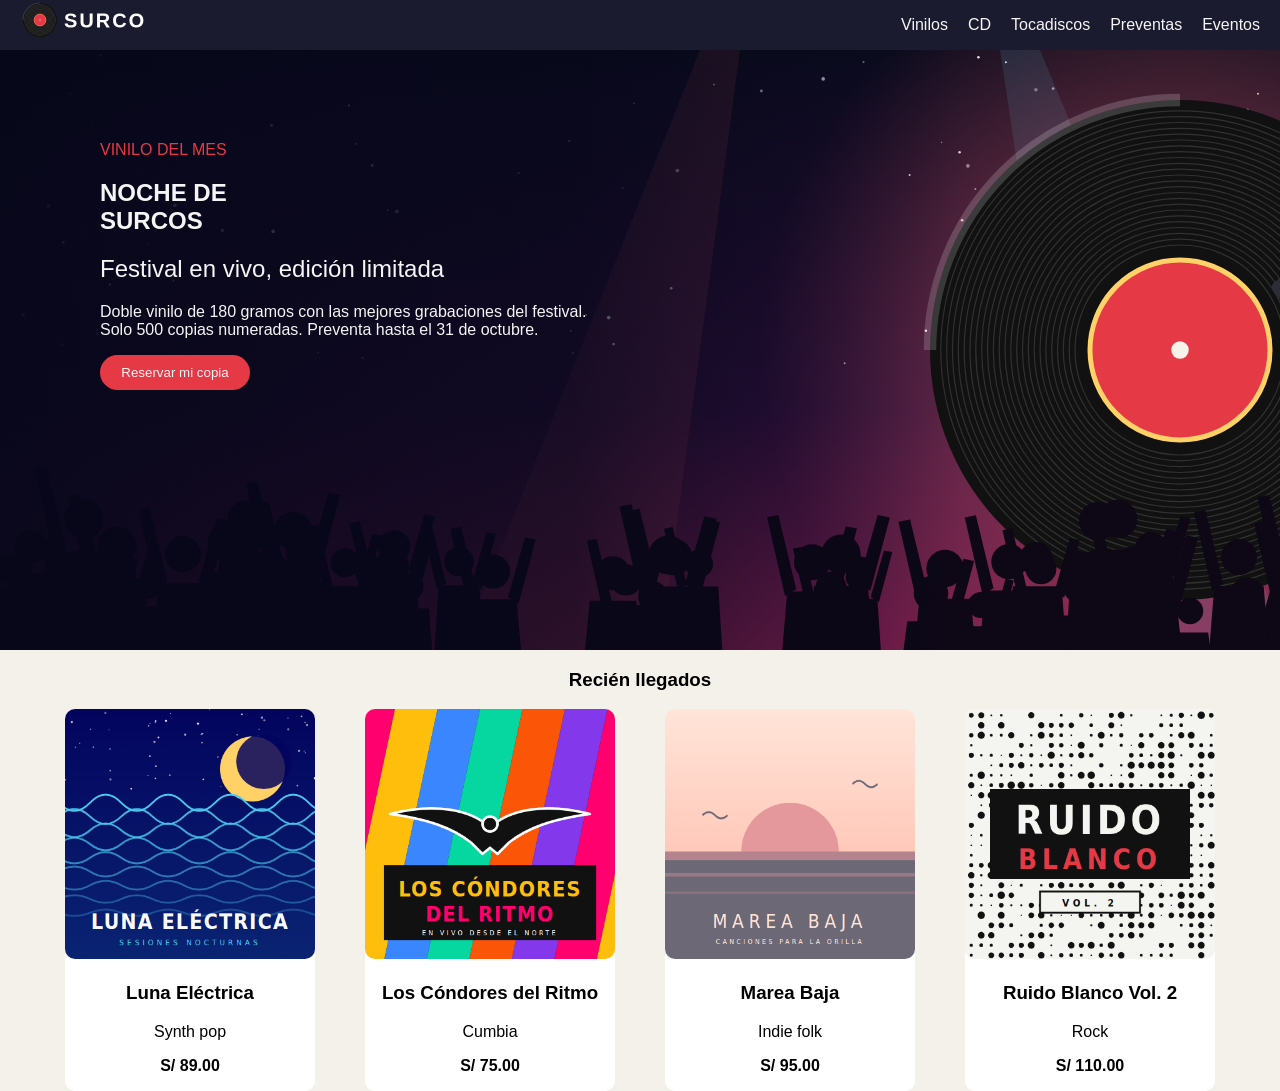
<file: pregunta1/index.html>
<!DOCTYPE html>
<html lang="en">
<head>
    <meta charset="UTF-8">
    <meta name="viewport" content="width=device-width, initial-scale=1.0">
    <link rel="stylesheet" href="style.css">
    <title>Disco</title>
</head>
<body>
    <header>
        <img id="logo" src="imagenes/logo.png" alt="logo">
        <ul>    
            <li>Vinilos</li>
            <li>CD</li>
            <li>Tocadiscos</li>
            <li>Preventas</li>
            <li>Eventos</li>
        </ul>

    </header>
    <main>
        <section id="Banner">

            <div id="caja">
                    
                <p class="roojo">VINILO DEL MES</p>
                <h1>NOCHE DE <br>SURCOS</h1>
                <h2>Festival en vivo, edición limitada</h2>
                <p>Doble vinilo de 180 gramos con las mejores grabaciones del festival.<br> Solo 500 copias numeradas. Preventa hasta el 31 de octubre.  </p>

                <button type="button">Reservar mi copia</button>

            </div>


           
        </section>

        <section id="Recienllegados">
            <h3>Recién llegados</h3>
             <div id="galeria">
                <div >
                    <img src="imagenes/luna-electrica.png" alt="luna">
                    <h3 class="titulo">Luna Eléctrica</h3>
                    <p class="categoria">Synth pop</p>
                    <p><strong>S/ 89.00 </strong></p>
                </div>

                <div>
                    <img src="imagenes/condores-del-ritmo.png" alt="condor">
                    <h3 class="titulo">Los Cóndores del Ritmo</h3>
                    <p class="categoria">Cumbia</p>
                    <p><strong>S/ 75.00</strong></p>
                </div>

                <div>
                    <img src="imagenes/marea-baja.png" alt="marea">
                    <h3 class="titulo">Marea Baja</h3>
                    <p class="categoria">Indie folk</p>
                    <p><strong> S/ 95.00 </strong></p>
                </div>

                <div>
                    <img src="imagenes/ruido-blanco.png" alt="ruido">
                    <h3 class="titulo">Ruido Blanco Vol. 2</h3>
                    <p class="categoria">Rock</p>
                    <p><strong>S/ 110.00</strong></p>
                </div>

            </div>

        </section>


    </main>


    
</body>
</html>
</file>
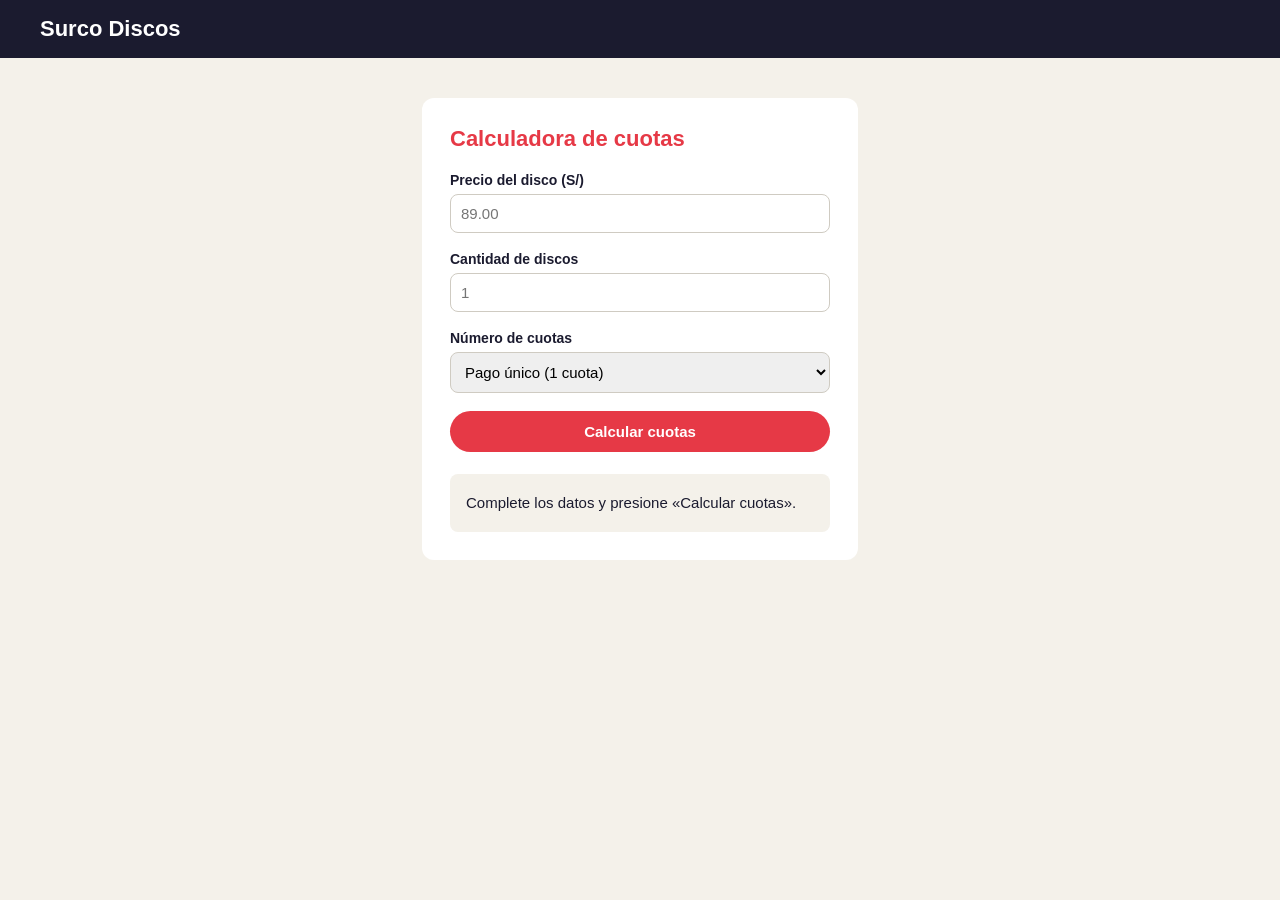
<file: pregunta2/index.html>
<!DOCTYPE html>
<html lang="es">
<head>
    <meta charset="utf-8">
    <meta name="viewport" content="width=device-width">
    <title>Surco Discos · Pago en cuotas</title>
    <script src="scrip.js"></script>
    <link rel="stylesheet" href="estilos.css">
</head>
<body>
    <header>
        <h1>Surco Discos</h1>
    </header>

    <main>
        <section class="cuotas">
            <h2>Calculadora de cuotas</h2>

            <label for="precio">Precio del disco (S/)</label>
            <input type="number" id="precio" min="0" step="0.01" placeholder="89.00">

            <label for="cantidad">Cantidad de discos</label>
            <input type="number" id="cantidad" min="1" step="1" placeholder="1">

            <label for="cuotas">Número de cuotas</label>
            <select id="cuotas">
                <option value="1">Pago único (1 cuota)</option>
                <option value="3">3 cuotas sin interés</option>
                <option value="6">6 cuotas sin interés</option>
            </select>

            <button type="button" onclick= "Calcular()" id="btnCalcular" >Calcular cuotas</button>

            <div id="resultado" class="resultado">
                Complete los datos y presione «Calcular cuotas».
            </div>
        </section>
    </main>
</body>
</html>
</file>
<file: pregunta1/style.css>
html, body{
    padding: 0;
    margin: 0;
}
p,h1.h2,h3,li,.roojo {
    font-family: Arial, sans-serif;
}


h1 { color: whitesmoke;
    font-family: Arial, sans-serif;
}
#caja > .roojo{ 
        color: #e63946;
        font-family: Arial, sans-serif;
}

h2{color: whitesmoke;
    font-family: Arial, sans-serif;
    font-weight: 300;
}
#caja > p{color: whitesmoke;}


header{
    display: flex;
    justify-content: space-between;
    padding-left: 20px;
    padding-right: 20px;
    
    background-color: #1b1b2f;
}
ul{
    display: flex;
    gap: 20px;
    color: whitesmoke;
    list-style: none;
}

#logo{
    width: auto;
    height: 40px;
}

#Banner{
    display: flex;
    flex-direction: column;
    background-image: url(imagenes/banner.png);
    background-size: cover;

    min-height: 600px;

}
#caja {
    padding-top: 75px;
    padding-left: 100px;

}

button{
    border-radius: 50px;
    background-color: #e63946;
    width: 150px;
    height: 35px;
    color: whitesmoke;
    border: none;
}
#Recienllegados{
    display:  flex;
    flex-direction: column;

    align-items: center;
    justify-content: center;
    align-content: center;

    background-color: #f4f1ea;
    
}

#galeria{
    display: flex;
    gap: 50px ;
}

img{
    height: 250px;
    width:auto ;
    border-radius: 10px;
}

#galeria >  div{
    background-color: white;
    border-radius: 10px;

    align-items: center;
    justify-content: center;
    
}

.titulo,.categoria, strong{
    display: flex;
    align-items: center;
    justify-content: center;
    align-content: center;
}
</file>
<file: pregunta2/estilos.css>
html, body {
    margin: 0;
    padding: 0;
}

body {
    font-family: Arial, sans-serif;
    background-color: #f4f1ea;
    color: #1b1b2f;
}

header {
    background-color: #1b1b2f;
    padding: 16px 40px;
}

header h1 {
    margin: 0;
    font-size: 22px;
    color: #ffffff;
}

.cuotas {
    display: flex;
    flex-direction: column;
    width: 380px;
    margin: 40px auto;
    padding: 28px;
    background-color: #ffffff;
    border-radius: 12px;
}

.cuotas h2 {
    margin: 0 0 20px 0;
    font-size: 22px;
    color: #e63946;
}

label {
    margin-bottom: 6px;
    font-size: 14px;
    font-weight: bold;
}

input, select {
    margin-bottom: 18px;
    padding: 10px;
    font-size: 15px;
    font-family: Arial, sans-serif;
    border: 1px solid #cfcbc2;
    border-radius: 8px;
}

input:focus, select:focus {
    border-color: #1b1b2f;
    outline: 2px solid #e63946;
}

button {
    padding: 12px;
    font-size: 15px;
    font-weight: bold;
    font-family: Arial, sans-serif;
    color: #ffffff;
    background-color: #e63946;
    border: none;
    border-radius: 24px;
    cursor: pointer;
}

.resultado {
    margin-top: 22px;
    padding: 16px;
    font-size: 15px;
    line-height: 1.7;
    background-color: #f4f1ea;
    border-radius: 8px;
}
</file>
